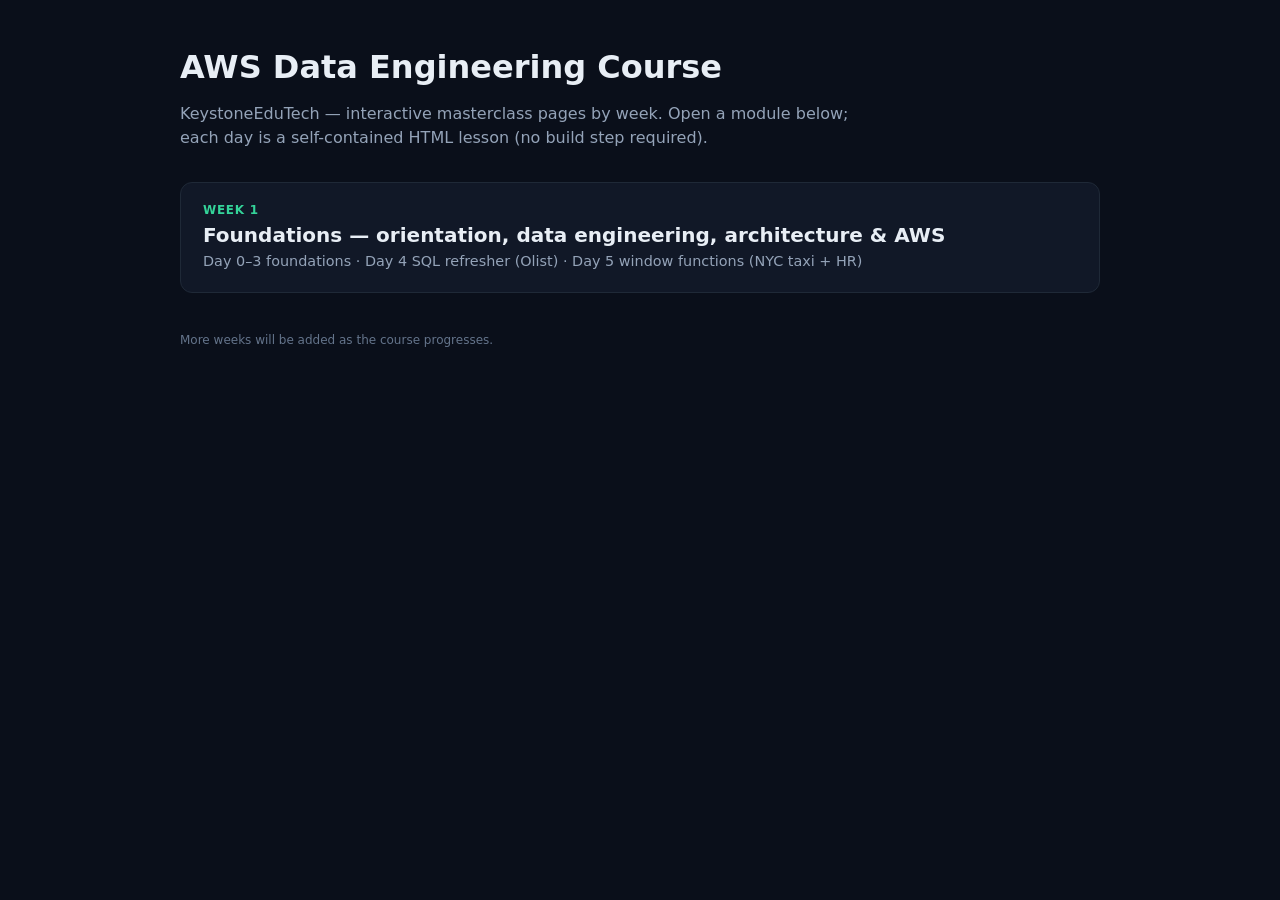
<file: index.html>
<!DOCTYPE html>
<html lang="en">
<head>
  <meta charset="UTF-8">
  <meta name="viewport" content="width=device-width, initial-scale=1.0">
  <title>AWS Data Engineering | KeystoneEduTech</title>
  <style>
    body { margin: 0; background: #0a0f1a; color: #e8eef5; font-family: "Segoe UI", system-ui, Arial, sans-serif; min-height: 100vh; }
    main { max-width: 920px; margin: 0 auto; padding: 48px 24px 64px; }
    h1 { margin: 0 0 8px; font-size: 2rem; }
    .sub { color: #94a3b8; margin-bottom: 32px; line-height: 1.5; max-width: 42rem; }
    .week { display: block; background: #111827; border: 1px solid #1f2937; border-radius: 12px; padding: 20px 22px; color: inherit; text-decoration: none; transition: border-color 0.15s; }
    .week:hover { border-color: #34d399; }
    .label { color: #34d399; font-size: 12px; font-weight: 700; letter-spacing: 0.06em; text-transform: uppercase; }
    .title { font-size: 1.25rem; margin: 6px 0 4px; font-weight: 600; }
    .meta { color: #94a3b8; font-size: 0.9rem; line-height: 1.45; }
    footer { margin-top: 40px; font-size: 12px; color: #64748b; }
  </style>
</head>
<body>
  <main>
    <h1>AWS Data Engineering Course</h1>
    <p class="sub">KeystoneEduTech — interactive masterclass pages by week. Open a module below; each day is a self-contained HTML lesson (no build step required).</p>

    <a class="week" href="weeks/week-01/index.html">
      <div class="label">Week 1</div>
      <div class="title">Foundations — orientation, data engineering, architecture &amp; AWS</div>
      <div class="meta">Day 0–3 foundations · Day 4 SQL refresher (Olist) · Day 5 window functions (NYC taxi + HR)</div>
    </a>

    <footer>More weeks will be added as the course progresses.</footer>
  </main>
</body>
</html>
</file>
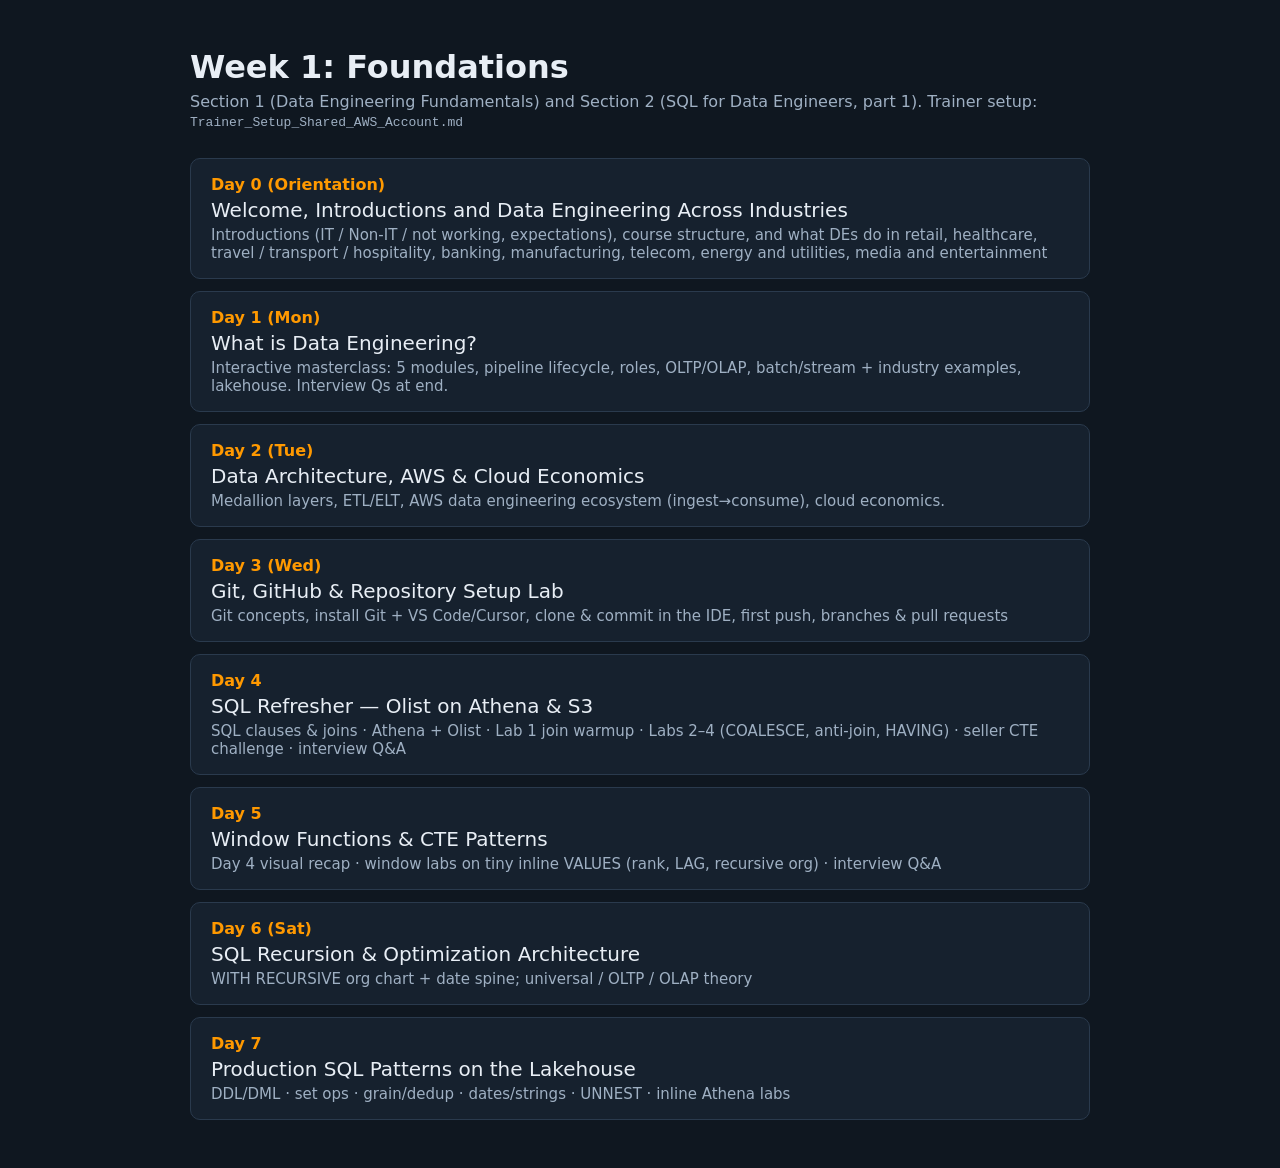
<file: weeks/week-01/index.html>
<!DOCTYPE html>
<html lang="en">
<head>
<meta charset="UTF-8">
<meta name="viewport" content="width=device-width, initial-scale=1.0">
<title>Week 1 - AWS DE in AI Era</title>
<style>
  body { margin: 0; background: #0f1720; color: #e8eef5; font-family: "Segoe UI", system-ui, Arial, sans-serif; }
  main { max-width: 900px; margin: 48px auto; padding: 0 24px; }
  h1 { margin: 0 0 6px; }
  .sub { color: #9fb0c3; margin-bottom: 28px; }
  a.day { display: block; background: #16212e; border: 1px solid #2a3a4d; border-radius: 10px; padding: 16px 20px; margin: 12px 0; color: inherit; text-decoration: none; }
  a.day:hover { border-color: #ff9900; }
  .d { color: #ff9900; font-weight: 700; }
  .t { font-size: 20px; margin: 4px 0; }
  .m { color: #9fb0c3; font-size: 15px; }
</style>
</head>
<body>
<main>
  <h1>Week 1: Foundations</h1>
  <div class="sub">Section 1 (Data Engineering Fundamentals) and Section 2 (SQL for Data Engineers, part 1). Trainer setup: <code>Trainer_Setup_Shared_AWS_Account.md</code></div>

  <a class="day" href="Day_00_Orientation.html"><div class="d">Day 0 (Orientation)</div><div class="t">Welcome, Introductions and Data Engineering Across Industries</div><div class="m">Introductions (IT / Non-IT / not working, expectations), course structure, and what DEs do in retail, healthcare, travel / transport / hospitality, banking, manufacturing, telecom, energy and utilities, media and entertainment</div></a>
  <a class="day" href="Day_01_What_is_Data_Engineering.html"><div class="d">Day 1 (Mon)</div><div class="t">What is Data Engineering?</div><div class="m">Interactive masterclass: 5 modules, pipeline lifecycle, roles, OLTP/OLAP, batch/stream + industry examples, lakehouse. Interview Qs at end.</div></a>
  <a class="day" href="Day_02_Cloud_and_Architecture.html"><div class="d">Day 2 (Tue)</div><div class="t">Data Architecture, AWS &amp; Cloud Economics</div><div class="m">Medallion layers, ETL/ELT, AWS data engineering ecosystem (ingest→consume), cloud economics.</div></a>
  <a class="day" href="Day_03_GitHub_Repo_Setup_Lab.html"><div class="d">Day 3 (Wed)</div><div class="t">Git, GitHub &amp; Repository Setup Lab</div><div class="m">Git concepts, install Git + VS Code/Cursor, clone &amp; commit in the IDE, first push, branches &amp; pull requests</div></a>
  <a class="day" href="Day_04_SQL_Refresher.html"><div class="d">Day 4</div><div class="t">SQL Refresher — Olist on Athena &amp; S3</div><div class="m">SQL clauses &amp; joins · Athena + Olist · Lab 1 join warmup · Labs 2–4 (COALESCE, anti-join, HAVING) · seller CTE challenge · interview Q&amp;A</div></a>
  <a class="day" href="Day_05_SQL_Window_Functions.html"><div class="d">Day 5</div><div class="t">Window Functions &amp; CTE Patterns</div><div class="m">Day 4 visual recap · window labs on tiny inline VALUES (rank, LAG, recursive org) · interview Q&amp;A</div></a>
  <a class="day" href="Day_06_SQL_CTEs_and_Optimisation.html"><div class="d">Day 6 (Sat)</div><div class="t">SQL Recursion &amp; Optimization Architecture</div><div class="m">WITH RECURSIVE org chart + date spine; universal / OLTP / OLAP theory</div></a>
  <a class="day" href="Day_07_SQL_Production_Patterns.html"><div class="d">Day 7</div><div class="t">Production SQL Patterns on the Lakehouse</div><div class="m">DDL/DML · set ops · grain/dedup · dates/strings · UNNEST · inline Athena labs</div></a>
</main>
</body>
</html>
</file>
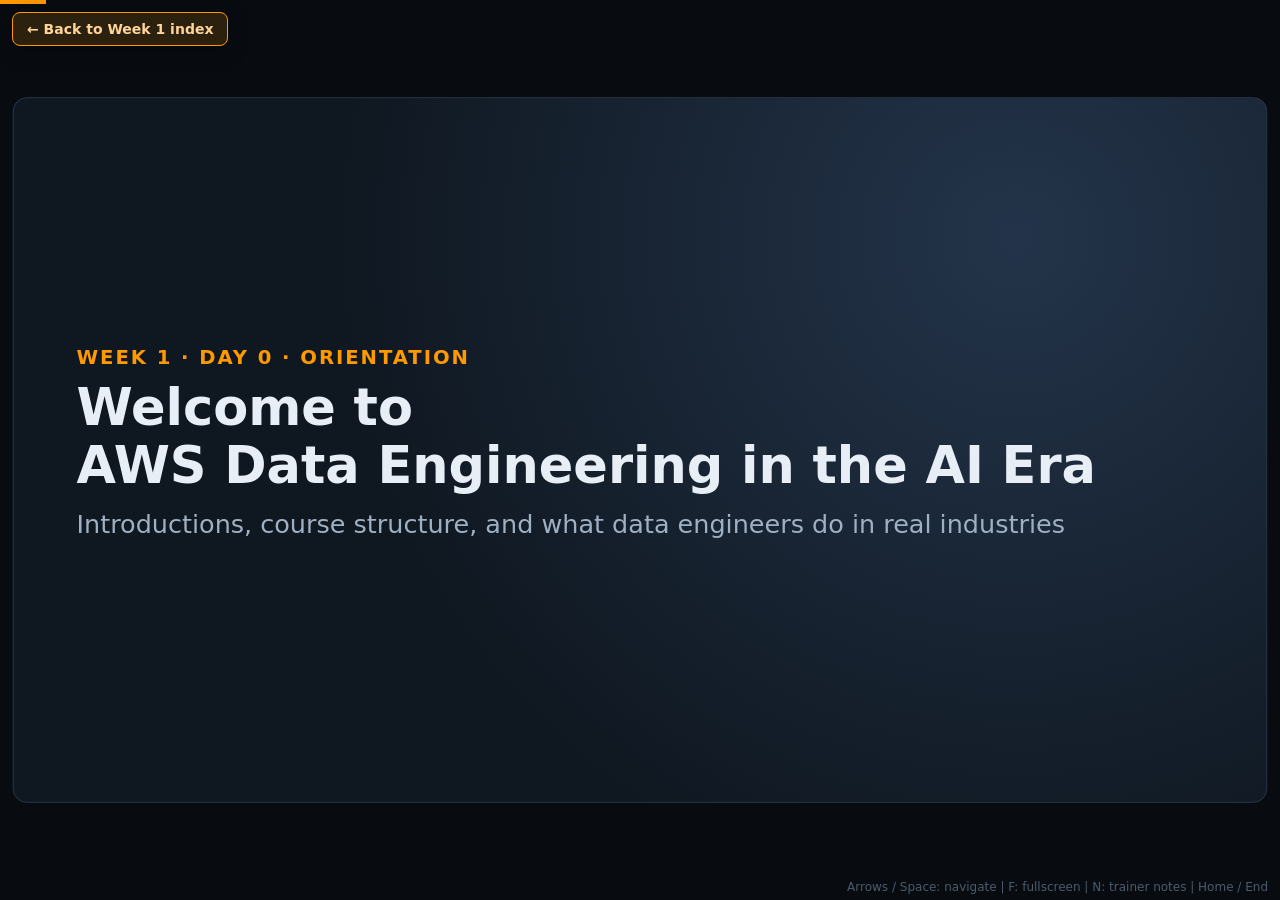
<file: weeks/week-01/Day_00_Orientation.html>
<!DOCTYPE html>
<html lang="en">
<head>
<meta charset="UTF-8">
<meta name="viewport" content="width=device-width, initial-scale=1.0">
<title>Day 0 - Orientation: Introductions, Course Structure, Data Engineering Across Industries</title>
<script>
(function () {
  var path = location.pathname || '';
  var base = location.hostname.endsWith('github.io')
    ? '/aws-de-course-keystone/'
    : (path.indexOf('weeks/week-01') >= 0 ? '../../' : '../');
  var link = document.createElement('link');
  link.rel = 'stylesheet';
  link.href = base + 'assets/slides.css';
  document.head.appendChild(link);
  window.__DECK_ASSET_BASE__ = base;
})();
</script>
<style>
  html, body { margin: 0; height: 100%; background: #080c11; color: #e8eef5; font-family: "Segoe UI", system-ui, sans-serif; overflow: hidden; }
  .deck { position: fixed; inset: 0; display: flex; align-items: center; justify-content: center; }
  .stage { width: 1280px; height: 720px; position: relative; transform-origin: center center; }
  .slide { display: none; position: absolute; inset: 0; flex-direction: column; }
  .slide.active { display: flex; }
  .ind { display: grid; grid-template-columns: 500px 1fr; gap: 28px; align-items: start; }
  .ind img { width: 100%; border-radius: 12px; border: 1px solid var(--border); display: block; }
  .ind .areas { display: grid; grid-template-columns: 1fr 1fr; gap: 8px 14px; }
  .ind .area { background: var(--panel); border: 1px solid var(--border); border-left: 4px solid var(--accent); border-radius: 8px; padding: 7px 11px; }
  .ind .area b { display: block; font-size: 17px; color: var(--ink); }
  .ind .area span { font-size: 14.5px; color: var(--muted); line-height: 1.35; display: block; }
  .ind-lead { font-size: 19px !important; color: var(--muted); margin-bottom: 10px !important; }
  .work td, .work th { font-size: 16px; padding: 6px 10px; }
  .sits { display: grid; grid-template-columns: 1fr 1fr; gap: 14px; margin-top: 12px; }
  .sits .card p, .sits .card li { font-size: 16px; }
  .sits .card h3 { font-size: 19px; margin-bottom: 6px; }
  .intro-card { background: var(--panel); border: 2px dashed var(--accent); border-radius: 12px; padding: 18px 24px; }
  .intro-card li { font-size: 24px; margin-bottom: 8px; }
  .org { display: grid; grid-template-columns: 1fr 1fr 1fr; gap: 14px; text-align: center; margin: 6px 0 10px; }
  .org .box { background: var(--panel); border: 2px solid var(--border); border-radius: 10px; padding: 10px; font-size: 17px; }
  .org .box b { display: block; font-size: 19px; margin-bottom: 4px; }
  .org .de { border-color: var(--accent); background: #2a2113; }
  .compare td, .compare th { font-size: 16px; padding: 5px 10px; }
</style>
</head>
<body data-no-footer>
<nav class="course-nav" aria-label="Course navigation">
  <a href="index.html" class="course-nav-primary">← Back to Week 1 index</a>
</nav>
<div class="deck"><div class="stage">

<!-- 1 -->
<section class="slide title">
  <div class="kicker">Week 1 &middot; Day 0 &middot; Orientation</div>
  <h1>Welcome to<br>AWS Data Engineering in the AI Era</h1>
  <div class="sub">Introductions, course structure, and what data engineers do in real industries</div>
  <aside class="notes">Day 0 is an orientation session before Day 1. No AWS lab today. Keep energy high; the goal is that everyone knows each other, knows how the course runs, and can picture where a data engineer works.</aside>
</section>

<!-- 2 -->
<section class="slide">
  <h2>Today's agenda</h2>
  <ol class="steps">
    <li><b>Introductions</b></li>
    <li><b>Course structure</b>: 17 weeks, daily format, weekly rhythm, tools</li>
    <li><b>Data engineering across industries</b>: retail, healthcare, travel / transport / hospitality, banking, manufacturing, telecom, energy and utilities, media and entertainment</li>
    <li><b>Q&amp;A</b></li>
  </ol>
  <aside class="notes">Write each person's background (IT / Non-IT / Not working) on the board as they speak; it helps you pitch examples during the course.</aside>
</section>

<!-- ============ INTRODUCTIONS ============ -->

<!-- 3 -->
<section class="slide">
  <h2>Introductions: tell us about yourself</h2>
  <div class="intro-card">
    <ol>
      <li>Your <b>name</b> and where you are joining from</li>
      <li>Your background: <b>IT</b>, <b>Non-IT</b>, or <b>not working currently</b></li>
      <li>What you do (or did) and for how long</li>
      <li>Any experience with SQL, Python, Excel, or cloud? (none is fine)</li>
      <li><b>What are your expectations from this course?</b></li>
    </ol>
  </div>
  <aside class="notes">Trainer introduces themselves first, answering the same questions. Note each person's expectation on the board; revisit the list at Checkpoint 3 (Day 54) and on the last day.</aside>
</section>

<!-- 4 -->
<section class="slide">
  <h2>What you can expect, and what we expect from you</h2>
  <div class="cols">
    <div class="card">
      <h3>From the course</h3>
      <ul class="small">
        <li>A live session every day, Monday to Saturday</li>
        <li>Hands-on AWS labs in a shared training account (no personal credit card needed)</li>
        <li>3 interview questions every day</li>
        <li>15 assignments, 5 mini-projects, 4 industry projects</li>
        <li>About 1,700 interview practice questions</li>
      </ul>
    </div>
    <div class="card">
      <h3>From you</h3>
      <ul class="small">
        <li>Attend live; camera on during labs if possible</li>
        <li>3-5 hours per week outside class for assignments</li>
        <li>Ask doubts: there is a dedicated 10-minute slot every day</li>
        <li>Push every assignment to your GitHub repo</li>
        <li>Clean up AWS resources after labs</li>
        <li>Help each other: explaining is the best way to learn</li>
      </ul>
    </div>
  </div>
</section>

<!-- ============ COURSE STRUCTURE ============ -->

<!-- 5 -->
<section class="slide">
  <h2>Course structure at a glance</h2>
  <div class="cols c4">
    <div class="card" style="text-align:center"><h3 style="font-size:40px;margin:0">17</h3><p>weeks (about 4 months)</p></div>
    <div class="card" style="text-align:center"><h3 style="font-size:40px;margin:0">102</h3><p>live sessions, Mon-Sat</p></div>
    <div class="card" style="text-align:center"><h3 style="font-size:40px;margin:0">31</h3><p>sections, about 215 topics</p></div>
    <div class="card" style="text-align:center"><h3 style="font-size:40px;margin:0">4</h3><p>industry projects</p></div>
  </div>
  <div class="flow" style="margin-top:22px">
    <div class="node">Wk 1-3<small>Foundations</small></div><span class="arrow">&rarr;</span>
    <div class="node">Wk 4-6<small>Core AWS DE</small></div><span class="arrow">&rarr;</span>
    <div class="node">Wk 7-9<small>Databases and streaming</small></div><span class="arrow">&rarr;</span>
    <div class="node">Wk 10-12<small>PySpark and Databricks</small></div><span class="arrow">&rarr;</span>
    <div class="node o">Wk 13-15<small>GenAI for DE</small></div><span class="arrow">&rarr;</span>
    <div class="node g">Wk 16-17<small>Projects</small></div>
  </div>
</section>

<!-- 6 -->
<section class="slide">
  <h2>What you will learn, phase by phase</h2>
  <table class="small">
    <tr><th>Weeks</th><th>Phase</th><th>Topics</th></tr>
    <tr><td>1-3</td><td>Foundations</td><td>DE fundamentals, SQL, Python, S3, IAM</td></tr>
    <tr><td>4-6</td><td>Core AWS DE</td><td>Glue, Athena, Redshift, Lake Formation, Lambda</td></tr>
    <tr><td>7-9</td><td>Databases, streaming, big data</td><td>RDS, DynamoDB, Kinesis, SQS, EMR, OpenSearch, CI/CD</td></tr>
    <tr><td>10-12</td><td>Operations, PySpark, Databricks</td><td>Monitoring and governance, PySpark (basic to advanced), EMR, Databricks, Delta Lake</td></tr>
    <tr><td>13-15</td><td>GenAI for data engineering</td><td>Bedrock, embeddings, vector DBs, RAG, LLM-enriched pipelines, AI agents, AI governance</td></tr>
    <tr><td>16-17</td><td>Industry projects</td><td>4 end-to-end projects, demos, resume and interview preparation</td></tr>
  </table>
</section>

<!-- 7 -->
<section class="slide">
  <h2>How every day works (60 minutes)</h2>
  <div class="cols">
    <div class="timeline">
      <div class="t">0-5</div><div>Recap of yesterday</div>
      <div class="t">5-25</div><div>Concepts and architecture</div>
      <div class="t">25-45</div><div>Live hands-on lab</div>
      <div class="t">45-55</div><div>Doubts</div>
      <div class="t">55-60</div><div>3 interview questions: <span class="tag e">EASY</span><span class="tag m">MEDIUM</span><span class="tag h">HARD</span></div>
    </div>
    <div class="card">
      <h3>Weekly rhythm</h3>
      <ul class="small">
        <li><b>Mon-Fri:</b> new topics and labs</li>
        <li><b>Saturday:</b> new topic + assignment released</li>
        <li><b>Every 3rd Saturday (Days 18, 36, 54, 72, 90):</b> checkpoint: mini-project demo</li>
      </ul>
    </div>
  </div>
</section>

<!-- 8 -->
<section class="slide">
  <h2>Tools you will use</h2>
  <ul>
    <li>AWS console and CloudShell (shared training account)</li>
    <li>PostgreSQL + DBeaver or pgAdmin</li>
    <li>Python 3 and VS Code</li>
    <li>Git and GitHub</li>
    <li>Databricks (free trial / Community Edition, Week 12)</li>
    <li>Kaggle account for datasets</li>
  </ul>
</section>

<!-- ============ INDUSTRIES ============ -->

<!-- 9 -->
<section class="slide">
  <h2>Data engineering across industries</h2>
  <p>Every industry runs on data, but the <b>business areas</b> differ. The data engineer's job is the same everywhere:</p>
  <div class="flow">
    <div class="node">Business systems<small>POS, ERP, EHR, apps, sensors</small></div><span class="arrow">&rarr;</span>
    <div class="node o">Data engineer<small>ingest, clean, model, govern</small></div><span class="arrow">&rarr;</span>
    <div class="node">Trusted data platform<small>lake + warehouse</small></div><span class="arrow">&rarr;</span>
    <div class="node g">Decisions<small>dashboards, ML, AI apps</small></div>
  </div>
  <p>For each industry we will look at:</p>
  <ul>
    <li>What the business does, and its main <b>business areas</b> (where data is created)</li>
    <li>What a <b>data engineer builds</b> for each area</li>
    <li><b>Where the data engineer sits</b> in the organisation and who they work with</li>
  </ul>
  <aside class="notes">Ask participants from non-IT backgrounds to add examples from their own industry. Their domain knowledge is an asset here.</aside>
</section>

<!-- 10 -->
<section class="slide">
  <h2>Where does a data engineer sit in a company?</h2>
  <div class="org">
    <div class="box"><b>Source system owners</b>App developers, ERP / CRM teams, IoT and plant engineers<br><span class="muted">create the data</span></div>
    <div class="box de"><b>Data engineering / data platform team</b>Pipelines, lake, warehouse, quality, governance<br><span class="accent">moves and shapes the data</span></div>
    <div class="box"><b>Data consumers</b>BI analysts, data scientists, ML / AI engineers, business teams<br><span class="muted">use the data</span></div>
  </div>
  <table class="small">
    <tr><th>Team model</th><th>How it works</th><th>Common in</th></tr>
    <tr><td>Centralised</td><td>One data platform team serves the whole company (often under the CTO or Chief Data Officer)</td><td>Mid-size companies, banks</td></tr>
    <tr><td>Embedded (hub and spoke)</td><td>A central platform team plus data engineers inside business domains (supply chain, marketing)</td><td>Large retailers, e-commerce</td></tr>
    <tr><td>Data mesh</td><td>Each domain owns its data products; a central team provides the platform and rules</td><td>Large enterprises, tech companies</td></tr>
  </table>
</section>

<!-- RETAIL A -->
<section class="slide">
  <h2>Retail</h2>
  <div class="ind">
    <img src="images/industry_retail.jpg" alt="Retail: checkout, shelves, warehouse, delivery van">
    <div>
      <p class="ind-lead">Supermarkets, fashion, electronics, and e-commerce: sell products through stores and online, and keep shelves stocked.</p>
      <div class="areas">
        <div class="area"><b>Sales transactions</b><span>POS billing, online orders, returns, payments</span></div>
        <div class="area"><b>Inventory</b><span>Stock per store and warehouse, stock-outs, replenishment</span></div>
        <div class="area"><b>Supply chain and shipping</b><span>Purchase orders, deliveries to stores, last-mile delivery</span></div>
        <div class="area"><b>Workforce</b><span>Staff shifts, attendance, store productivity</span></div>
        <div class="area"><b>Store maintenance</b><span>Fridge temperature sensors, equipment repairs, energy</span></div>
        <div class="area"><b>Customers and loyalty</b><span>Loyalty cards, campaigns, app behaviour</span></div>
        <div class="area"><b>Pricing and promotions</b><span>Discounts, offers, competitor prices</span></div>
        <div class="area"><b>Suppliers</b><span>Vendor performance, lead times, costs</span></div>
      </div>
    </div>
  </div>
</section>

<!-- RETAIL B -->
<section class="slide">
  <h2>Retail: what the data engineer does</h2>
  <table class="work">
    <tr><th>Business area</th><th>Data engineering work</th></tr>
    <tr><td>Transactions</td><td>Ingest POS bills from 1,000 stores (nightly batch + near real-time), deduplicate, load daily sales facts</td></tr>
    <tr><td>Inventory</td><td>Build a daily stock snapshot per store/SKU; reconcile stock vs sales; stock-out alerts</td></tr>
    <tr><td>Shipping</td><td>Track shipment events from logistics partners; on-time delivery metrics</td></tr>
    <tr><td>Workforce</td><td>Join HR rosters with store footfall and sales for staffing dashboards</td></tr>
    <tr><td>Maintenance</td><td>Stream fridge temperature readings; alert before stock spoils</td></tr>
    <tr><td>Customers</td><td>Customer 360: merge loyalty, online, and store data; features for demand forecasting and recommendations</td></tr>
  </table>
  <div class="flow"><div class="node">POS / e-com</div><span class="arrow">&rarr;</span><div class="node">Kinesis / S3</div><span class="arrow">&rarr;</span><div class="node o">Glue</div><span class="arrow">&rarr;</span><div class="node">Redshift</div><span class="arrow">&rarr;</span><div class="node g">QuickSight: daily sales, stock-outs</div></div>
  <div class="sits">
    <div class="card"><h3>Where the DE sits</h3><p>Central data platform team, often with embedded DEs in supply chain and e-commerce squads. Works with merchandisers, store operations, BI analysts, and forecasting data scientists.</p></div>
    <div class="card"><h3>AI use cases</h3><p>Demand forecasting, product recommendations, auto-generated product descriptions, review summarisation.</p></div>
  </div>
</section>

<!-- HEALTHCARE A -->
<section class="slide">
  <h2>Healthcare</h2>
  <div class="ind">
    <img src="images/industry_healthcare.jpg" alt="Healthcare: hospital, doctor with tablet, patient monitor, pharmacy, lab, wearable">
    <div>
      <p class="ind-lead">Hospitals, clinics, diagnostics labs, pharmacies, and insurers: treat patients and manage their care and costs.</p>
      <div class="areas">
        <div class="area"><b>Patient records (EHR)</b><span>Registration, diagnoses, prescriptions, discharge notes</span></div>
        <div class="area"><b>Appointments</b><span>Bookings, wait times, no-shows</span></div>
        <div class="area"><b>Clinical data</b><span>Lab results, imaging, vitals from monitors</span></div>
        <div class="area"><b>Pharmacy</b><span>Drug inventory, dispensing, expiry</span></div>
        <div class="area"><b>Billing and claims</b><span>Insurance claims, approvals, rejections</span></div>
        <div class="area"><b>Beds and staff</b><span>Bed occupancy, nurse and doctor rosters</span></div>
        <div class="area"><b>Remote monitoring</b><span>Wearables, home devices</span></div>
        <div class="area"><b>Research</b><span>Clinical trials, outcomes studies</span></div>
      </div>
    </div>
  </div>
</section>

<!-- HEALTHCARE B -->
<section class="slide">
  <h2>Healthcare: what the data engineer does</h2>
  <table class="work">
    <tr><th>Business area</th><th>Data engineering work</th></tr>
    <tr><td>Patient records</td><td>Integrate EHR data using healthcare standards (HL7, FHIR); build a single patient timeline across departments</td></tr>
    <tr><td>Privacy</td><td>De-identify or mask patient data (PHI); column-level access; audit every access</td></tr>
    <tr><td>Clinical data</td><td>Stream ICU vitals for early-warning alerts; load lab results for doctors and researchers</td></tr>
    <tr><td>Beds and staff</td><td>Real-time bed occupancy and emergency wait-time dashboards</td></tr>
    <tr><td>Claims</td><td>Claims pipeline with validation rules; rejection analysis; fraud signals</td></tr>
    <tr><td>Research</td><td>Curated, consented datasets for clinical trials and outcome studies</td></tr>
  </table>
  <div class="flow"><div class="node">EHR / lab systems</div><span class="arrow">&rarr;</span><div class="node">HealthLake / S3</div><span class="arrow">&rarr;</span><div class="node o">Glue (de-identify)</div><span class="arrow">&rarr;</span><div class="node">Lake Formation</div><span class="arrow">&rarr;</span><div class="node g">Athena / dashboards</div></div>
  <div class="sits">
    <div class="card"><h3>Where the DE sits</h3><p>Health informatics or data platform team, working closely with compliance and security. Works with clinicians, hospital operations, actuaries, and researchers.</p></div>
    <div class="card"><h3>AI use cases</h3><p>Clinical note summarisation, medical coding automation, RAG assistants over treatment guidelines, readmission risk models.</p></div>
  </div>
</section>

<!-- TRAVEL, TRANSPORT AND HOSPITALITY A -->
<section class="slide">
  <h2>Travel, transport and hospitality</h2>
  <div class="ind">
    <img src="images/industry_travel_transport_hospitality.jpg" alt="Travel, transport and hospitality: airplane, airport, hotel, restaurant, bus, delivery truck">
    <div>
      <p class="ind-lead">Airlines, travel agencies (OTAs), hotels, restaurants, ride-hailing, logistics, food delivery, and public transport: move people and goods, and look after guests.</p>
      <div class="areas">
        <div class="area"><b>Search and bookings</b><span>Flight and hotel searches, reservations, cancellations, refunds</span></div>
        <div class="area"><b>Pricing and revenue</b><span>Dynamic fares and room rates, occupancy, RevPAR</span></div>
        <div class="area"><b>Operations</b><span>Flight schedules and delays, crew, hotel front desk, housekeeping</span></div>
        <div class="area"><b>Fleet telemetry</b><span>GPS pings, speed, fuel, engine health</span></div>
        <div class="area"><b>Shipments and deliveries</b><span>Parcel and order scans, ETAs, proof of delivery</span></div>
        <div class="area"><b>Drivers, crew, and staff</b><span>Shifts, ratings, payouts</span></div>
        <div class="area"><b>Guests and loyalty</b><span>Guest profiles, frequent flyer points, memberships</span></div>
        <div class="area"><b>Partners and reviews</b><span>GDS and hotel APIs, OTA feeds, ratings on many platforms</span></div>
      </div>
    </div>
  </div>
</section>

<!-- TRAVEL, TRANSPORT AND HOSPITALITY B -->
<section class="slide">
  <h2>Travel, transport and hospitality: what the data engineer does</h2>
  <table class="work">
    <tr><th>Business area</th><th>Data engineering work</th></tr>
    <tr><td>Search and bookings</td><td>Ingest search clickstream; unify bookings from the website, app, and many OTAs; search-to-booking funnels</td></tr>
    <tr><td>Pricing and revenue</td><td>Feed demand, competitor prices, and availability to pricing models; daily occupancy, ADR, and RevPAR</td></tr>
    <tr><td>Fleet and shipments</td><td>Stream millions of GPS pings and scan events; live tracking and SLA breach alerts</td></tr>
    <tr><td>Operations</td><td>Real-time delay feeds trigger rebooking and customer alerts; live room status for housekeeping</td></tr>
    <tr><td>Drivers and staff</td><td>Daily payout calculations with an audit trail; utilisation dashboards</td></tr>
    <tr><td>Guests and reviews</td><td>Guest 360 across properties and channels; collect reviews for sentiment and topic tagging</td></tr>
  </table>
  <div class="flow"><div class="node">Apps / GPS / PMS / OTAs</div><span class="arrow">&rarr;</span><div class="node">Kinesis + S3</div><span class="arrow">&rarr;</span><div class="node o">Glue / EMR</div><span class="arrow">&rarr;</span><div class="node">DynamoDB + Redshift</div><span class="arrow">&rarr;</span><div class="node g">Live tracking, revenue dashboards</div></div>
  <div class="sits">
    <div class="card"><h3>Where the DE sits</h3><p>Data platform team with a strong real-time (streaming) group, often with DEs embedded in revenue management. Works with pricing analysts, operations control rooms, hotel managers, and the customer app team.</p></div>
    <div class="card"><h3>AI use cases</h3><p>Conversational trip planner, fare and ETA prediction, route optimisation, review responses, disruption assistants. (Our Project 3 is food delivery.)</p></div>
  </div>
</section>

<!-- BANKING A -->
<section class="slide">
  <h2>Banking and financial services</h2>
  <div class="ind">
    <img src="images/industry_banking.jpg" alt="Banking: bank, ATM, mobile payment, cards, vault, fraud shield, market chart">
    <div>
      <p class="ind-lead">Banks, NBFCs, payment apps, insurers, and brokers: hold money, lend it, move it, and manage risk, under strict regulation.</p>
      <div class="areas">
        <div class="area"><b>Core banking</b><span>Accounts, deposits, loans, EMIs</span></div>
        <div class="area"><b>Payments</b><span>Cards, UPI, NEFT/IMPS, ATM withdrawals</span></div>
        <div class="area"><b>Fraud and AML</b><span>Suspicious transactions, money laundering checks</span></div>
        <div class="area"><b>Onboarding and KYC</b><span>Identity documents, verification</span></div>
        <div class="area"><b>Credit risk</b><span>Credit scores, loan approvals, defaults</span></div>
        <div class="area"><b>Regulatory reporting</b><span>Reports to the regulator (for example, RBI)</span></div>
        <div class="area"><b>Treasury and markets</b><span>Trades, positions, market prices</span></div>
        <div class="area"><b>Customer service</b><span>Calls, chats, complaints</span></div>
      </div>
    </div>
  </div>
</section>

<!-- BANKING B -->
<section class="slide">
  <h2>Banking: what the data engineer does</h2>
  <table class="work">
    <tr><th>Business area</th><th>Data engineering work</th></tr>
    <tr><td>Payments and fraud</td><td>Stream card and UPI transactions to fraud models within milliseconds; block or flag in real time</td></tr>
    <tr><td>Core banking</td><td>CDC from the core banking database to the lake; daily general-ledger reconciliation</td></tr>
    <tr><td>Regulatory reporting</td><td>Accurate, auditable reports with full lineage ("where did this number come from?")</td></tr>
    <tr><td>KYC</td><td>Pipelines that extract and validate data from identity documents</td></tr>
    <tr><td>Credit risk</td><td>Customer history with SCD Type 2; features for credit scoring models</td></tr>
    <tr><td>Security</td><td>Encryption, tokenisation of card numbers, fine-grained access, audit logs</td></tr>
  </table>
  <div class="flow"><div class="node">Core banking / switch</div><span class="arrow">&rarr;</span><div class="node">DMS / MSK</div><span class="arrow">&rarr;</span><div class="node">S3 (KMS encrypted)</div><span class="arrow">&rarr;</span><div class="node o">Glue + Lake Formation</div><span class="arrow">&rarr;</span><div class="node g">Redshift: risk and regulatory</div></div>
  <div class="sits">
    <div class="card"><h3>Where the DE sits</h3><p>Enterprise data office or data platform team, in a highly governed setup. Works with risk, finance, compliance, fraud operations, and auditors.</p></div>
    <div class="card"><h3>AI use cases</h3><p>Fraud detection, KYC document extraction, RAG assistants over regulations and policies, call summarisation.</p></div>
  </div>
</section>

<!-- MANUFACTURING A -->
<section class="slide">
  <h2>Manufacturing</h2>
  <div class="ind">
    <img src="images/industry_manufacturing.jpg" alt="Manufacturing: robotic assembly line, IoT sensors, quality camera, worker with tablet, pallets">
    <div>
      <p class="ind-lead">Automotive, electronics, pharma, FMCG, and steel: turn raw materials into products efficiently, safely, and at consistent quality.</p>
      <div class="areas">
        <div class="area"><b>Machine sensors (IoT)</b><span>Vibration, temperature, pressure, every second</span></div>
        <div class="area"><b>Production</b><span>Batches, output, downtime (MES)</span></div>
        <div class="area"><b>Quality</b><span>Inspection cameras, defects, rework</span></div>
        <div class="area"><b>Maintenance</b><span>Work orders, spare parts, breakdowns</span></div>
        <div class="area"><b>Supply chain</b><span>Procurement, suppliers, raw material stock (ERP, for example SAP)</span></div>
        <div class="area"><b>Workforce and safety</b><span>Shifts, skills, incidents</span></div>
        <div class="area"><b>Energy</b><span>Power and fuel consumption per line</span></div>
        <div class="area"><b>Finished goods</b><span>Warehousing, dispatch to distributors</span></div>
      </div>
    </div>
  </div>
</section>

<!-- MANUFACTURING B -->
<section class="slide">
  <h2>Manufacturing: what the data engineer does</h2>
  <table class="work">
    <tr><th>Business area</th><th>Data engineering work</th></tr>
    <tr><td>Machine sensors</td><td>Ingest high-frequency sensor data from the plant floor to the cloud; downsample and store as time series</td></tr>
    <tr><td>Production</td><td>Compute OEE (availability x performance x quality) per line and shift</td></tr>
    <tr><td>Maintenance</td><td>Sensor + work-order features for predictive maintenance models</td></tr>
    <tr><td>Quality</td><td>Traceability: link each defect to batch, machine, operator, and supplier lot</td></tr>
    <tr><td>Supply chain</td><td>Extract ERP (SAP) data; raw material coverage and supplier delivery reports</td></tr>
    <tr><td>Energy</td><td>Energy per unit produced, by line, for cost and sustainability reporting</td></tr>
  </table>
  <div class="flow"><div class="node">Sensors / PLCs</div><span class="arrow">&rarr;</span><div class="node">IoT Core / SiteWise</div><span class="arrow">&rarr;</span><div class="node">Kinesis</div><span class="arrow">&rarr;</span><div class="node o">S3 + Glue</div><span class="arrow">&rarr;</span><div class="node g">OEE and maintenance dashboards</div></div>
  <div class="sits">
    <div class="card"><h3>Where the DE sits</h3><p>Digital manufacturing / Industry 4.0 team, bridging plant engineering (OT) and IT. Works with plant managers, reliability engineers, quality, and supply chain planners.</p></div>
    <div class="card"><h3>AI use cases</h3><p>Anomaly detection on sensors, visual defect detection, RAG assistant over machine manuals for technicians, demand planning.</p></div>
  </div>
</section>

<!-- TELECOM A -->
<section class="slide">
  <h2>Telecom</h2>
  <div class="ind">
    <img src="images/industry_telecom.jpg" alt="Telecom: mobile tower, data centre racks, network operations centre, SIM store, smartphone users">
    <div>
      <p class="ind-lead">Mobile operators, broadband and fibre providers, and DTH: connect people and devices, and bill them for usage.</p>
      <div class="areas">
        <div class="area"><b>Call and data records (CDRs)</b><span>Every call, SMS, and data session</span></div>
        <div class="area"><b>Network performance</b><span>Tower health, dropped calls, congestion</span></div>
        <div class="area"><b>Billing and recharges</b><span>Prepaid recharges, postpaid bills, plans</span></div>
        <div class="area"><b>Subscribers</b><span>SIM activations, KYC, port-ins and port-outs</span></div>
        <div class="area"><b>Customer care</b><span>Complaints, call centre, app chats</span></div>
        <div class="area"><b>Field operations</b><span>Tower maintenance, fibre faults, technician visits</span></div>
        <div class="area"><b>Retail and dealers</b><span>SIM and device sales, dealer commissions</span></div>
        <div class="area"><b>Fraud</b><span>SIM-box fraud, subscription fraud, spam calls</span></div>
      </div>
    </div>
  </div>
</section>

<!-- TELECOM B -->
<section class="slide">
  <h2>Telecom: what the data engineer does</h2>
  <table class="work">
    <tr><th>Business area</th><th>Data engineering work</th></tr>
    <tr><td>CDRs</td><td>Ingest billions of usage records per day; aggregate usage per subscriber, region, and hour</td></tr>
    <tr><td>Network</td><td>Stream tower and network metrics; outage and congestion alerts for the network operations centre</td></tr>
    <tr><td>Billing</td><td>Rate usage against plans; reconcile billing with usage; revenue assurance reports</td></tr>
    <tr><td>Subscribers</td><td>Subscriber 360 with SCD history of plans; churn prediction features</td></tr>
    <tr><td>Fraud</td><td>Near real-time pattern detection on call records for SIM-box and spam fraud</td></tr>
    <tr><td>Privacy</td><td>Mask phone numbers and location; consent-based access for marketing</td></tr>
  </table>
  <div class="flow"><div class="node">Network switches / CDRs</div><span class="arrow">&rarr;</span><div class="node">MSK / Kinesis</div><span class="arrow">&rarr;</span><div class="node">S3 lake</div><span class="arrow">&rarr;</span><div class="node o">EMR / Spark</div><span class="arrow">&rarr;</span><div class="node g">Redshift: usage, churn, revenue</div></div>
  <div class="sits">
    <div class="card"><h3>Where the DE sits</h3><p>Big data / analytics platform team under the CIO or CTO. Works with network engineering, revenue assurance, marketing, and customer care.</p></div>
    <div class="card"><h3>AI use cases</h3><p>Churn prediction, network fault prediction, personalised plan offers, customer care chatbots and call summarisation.</p></div>
  </div>
</section>

<!-- ENERGY AND UTILITIES A -->
<section class="slide">
  <h2>Energy and utilities</h2>
  <div class="ind">
    <img src="images/industry_energy.jpg" alt="Energy and utilities: wind turbines, solar panels, substation, transmission lines, smart meters, water tank">
    <div>
      <p class="ind-lead">Power generation and distribution, renewables, oil and gas, water, and city gas: produce and deliver energy and water reliably to homes and industry.</p>
      <div class="areas">
        <div class="area"><b>Smart meters</b><span>Consumption readings every 15 to 30 minutes</span></div>
        <div class="area"><b>Grid operations</b><span>Load, voltage, outages, substation data</span></div>
        <div class="area"><b>Generation</b><span>Plant output, solar and wind production</span></div>
        <div class="area"><b>Asset maintenance</b><span>Transformers, turbines, pipelines, inspections</span></div>
        <div class="area"><b>Billing and collections</b><span>Bills, payments, arrears, tariffs</span></div>
        <div class="area"><b>Field workforce</b><span>Technician jobs, new connections, repairs</span></div>
        <div class="area"><b>Weather</b><span>Forecasts that drive demand and renewables</span></div>
        <div class="area"><b>Regulation and losses</b><span>Theft, leakage, regulatory reports</span></div>
      </div>
    </div>
  </div>
</section>

<!-- ENERGY AND UTILITIES B -->
<section class="slide">
  <h2>Energy and utilities: what the data engineer does</h2>
  <table class="work">
    <tr><th>Business area</th><th>Data engineering work</th></tr>
    <tr><td>Smart meters</td><td>Ingest millions of meter readings; handle late and missing readings; daily consumption per customer</td></tr>
    <tr><td>Grid operations</td><td>Stream grid sensor data; outage detection and restoration-time dashboards</td></tr>
    <tr><td>Generation</td><td>Join plant output with weather data for solar and wind forecasting</td></tr>
    <tr><td>Maintenance</td><td>Sensor and inspection features for predictive maintenance of transformers and turbines</td></tr>
    <tr><td>Losses</td><td>Compare supplied vs billed energy by area to find theft and leakage</td></tr>
    <tr><td>Billing</td><td>Tariff-based billing pipelines; collection and arrears reports</td></tr>
  </table>
  <div class="flow"><div class="node">Meters / grid sensors</div><span class="arrow">&rarr;</span><div class="node">IoT Core / Kinesis</div><span class="arrow">&rarr;</span><div class="node">S3 + Timestream</div><span class="arrow">&rarr;</span><div class="node o">Glue</div><span class="arrow">&rarr;</span><div class="node g">Grid and loss dashboards</div></div>
  <div class="sits">
    <div class="card"><h3>Where the DE sits</h3><p>Digital / analytics team bridging operational technology (grid, plants) and IT. Works with grid operators, asset engineers, energy traders, and finance.</p></div>
    <div class="card"><h3>AI use cases</h3><p>Demand and renewable forecasting, anomaly detection for theft, predictive maintenance, assistants over safety procedures.</p></div>
  </div>
</section>

<!-- MEDIA AND ENTERTAINMENT A -->
<section class="slide">
  <h2>Media and entertainment</h2>
  <div class="ind">
    <img src="images/industry_media.jpg" alt="Media and entertainment: streaming on a smart TV, music on a phone, film camera and studio lights, game controller">
    <div>
      <p class="ind-lead">Video and music streaming, TV broadcasters, news, gaming, and digital advertising: create content, keep audiences engaged, and earn from subscriptions and ads.</p>
      <div class="areas">
        <div class="area"><b>Viewing and listening</b><span>Play, pause, skip, watch time, buffering</span></div>
        <div class="area"><b>Content catalogue</b><span>Titles, metadata, rights and licences</span></div>
        <div class="area"><b>Subscriptions</b><span>Sign-ups, plans, renewals, cancellations</span></div>
        <div class="area"><b>Advertising</b><span>Ad impressions, clicks, campaigns, revenue</span></div>
        <div class="area"><b>Recommendations</b><span>What to show each user next</span></div>
        <div class="area"><b>Gaming</b><span>Player events, in-game purchases, matchmaking</span></div>
        <div class="area"><b>Social and reviews</b><span>Comments, ratings, social buzz</span></div>
        <div class="area"><b>Royalties</b><span>Payouts to artists, studios, and creators</span></div>
      </div>
    </div>
  </div>
</section>

<!-- MEDIA AND ENTERTAINMENT B -->
<section class="slide">
  <h2>Media and entertainment: what the data engineer does</h2>
  <table class="work">
    <tr><th>Business area</th><th>Data engineering work</th></tr>
    <tr><td>Viewing events</td><td>Stream billions of player events; watch-time and streaming-quality metrics per title and region</td></tr>
    <tr><td>Recommendations</td><td>Build user and content features; feed recommendation models daily and in real time</td></tr>
    <tr><td>Subscriptions</td><td>Subscriber lifecycle tables; churn and retention cohorts</td></tr>
    <tr><td>Advertising</td><td>Join ad impressions with clicks and conversions; campaign revenue reporting</td></tr>
    <tr><td>Royalties</td><td>Accurate per-play payout calculations for artists and studios, with an audit trail</td></tr>
    <tr><td>Content catalogue</td><td>Clean title metadata and licence windows from many content partners</td></tr>
  </table>
  <div class="flow"><div class="node">Apps / players / ad servers</div><span class="arrow">&rarr;</span><div class="node">Kinesis / Firehose</div><span class="arrow">&rarr;</span><div class="node">S3 lake</div><span class="arrow">&rarr;</span><div class="node o">EMR / Spark</div><span class="arrow">&rarr;</span><div class="node g">Engagement, ads, royalties</div></div>
  <div class="sits">
    <div class="card"><h3>Where the DE sits</h3><p>Data platform team, often in a data mesh with domain teams for content, ads, and growth. Works with product managers, content strategists, ad sales, and recommendation data scientists.</p></div>
    <div class="card"><h3>AI use cases</h3><p>Personalised recommendations, automatic subtitles and dubbing, content tagging, trailer and thumbnail generation.</p></div>
  </div>
</section>

<!-- COMPARISON -->
<section class="slide">
  <h2>The common pattern across all industries</h2>
  <table class="compare">
    <tr><th>Industry</th><th>Batch example</th><th>Streaming example</th><th>Sensitive data</th></tr>
    <tr><td>Retail</td><td>Daily sales and stock</td><td>Fridge temperature alerts</td><td>Customer contact details</td></tr>
    <tr><td>Healthcare</td><td>Claims and billing</td><td>ICU vitals</td><td>Patient health records</td></tr>
    <tr><td>Travel, transport, hospitality</td><td>Revenue, occupancy, driver payouts</td><td>GPS tracking, flight delays</td><td>Passport, payment, live location</td></tr>
    <tr><td>Banking</td><td>Regulatory reports</td><td>Fraud checks on payments</td><td>Accounts, cards</td></tr>
    <tr><td>Manufacturing</td><td>OEE, ERP reports</td><td>Machine sensors</td><td>Product designs (IP)</td></tr>
    <tr><td>Telecom</td><td>Monthly billing, churn</td><td>Network outage alerts</td><td>Phone numbers, location</td></tr>
    <tr><td>Energy and utilities</td><td>Consumption billing</td><td>Grid and meter readings</td><td>Customer addresses, usage patterns</td></tr>
    <tr><td>Media and entertainment</td><td>Royalties, ad revenue</td><td>Player events</td><td>Viewing history</td></tr>
  </table>
  <div class="callout">Same skills everywhere: SQL, Python, Spark, AWS, batch + streaming, data modelling, security. Only the business vocabulary changes, so domain knowledge is a real advantage.</div>
</section>

<!-- END -->
<section class="slide title">
  <h1>Questions?</h1>
</section>

</div></div>
<script>
(function () {
  var s = document.createElement('script');
  s.src = (window.__DECK_ASSET_BASE__ || '../') + 'assets/slides.js';
  document.body.appendChild(s);
})();
</script>
</body>
</html>
</file>
